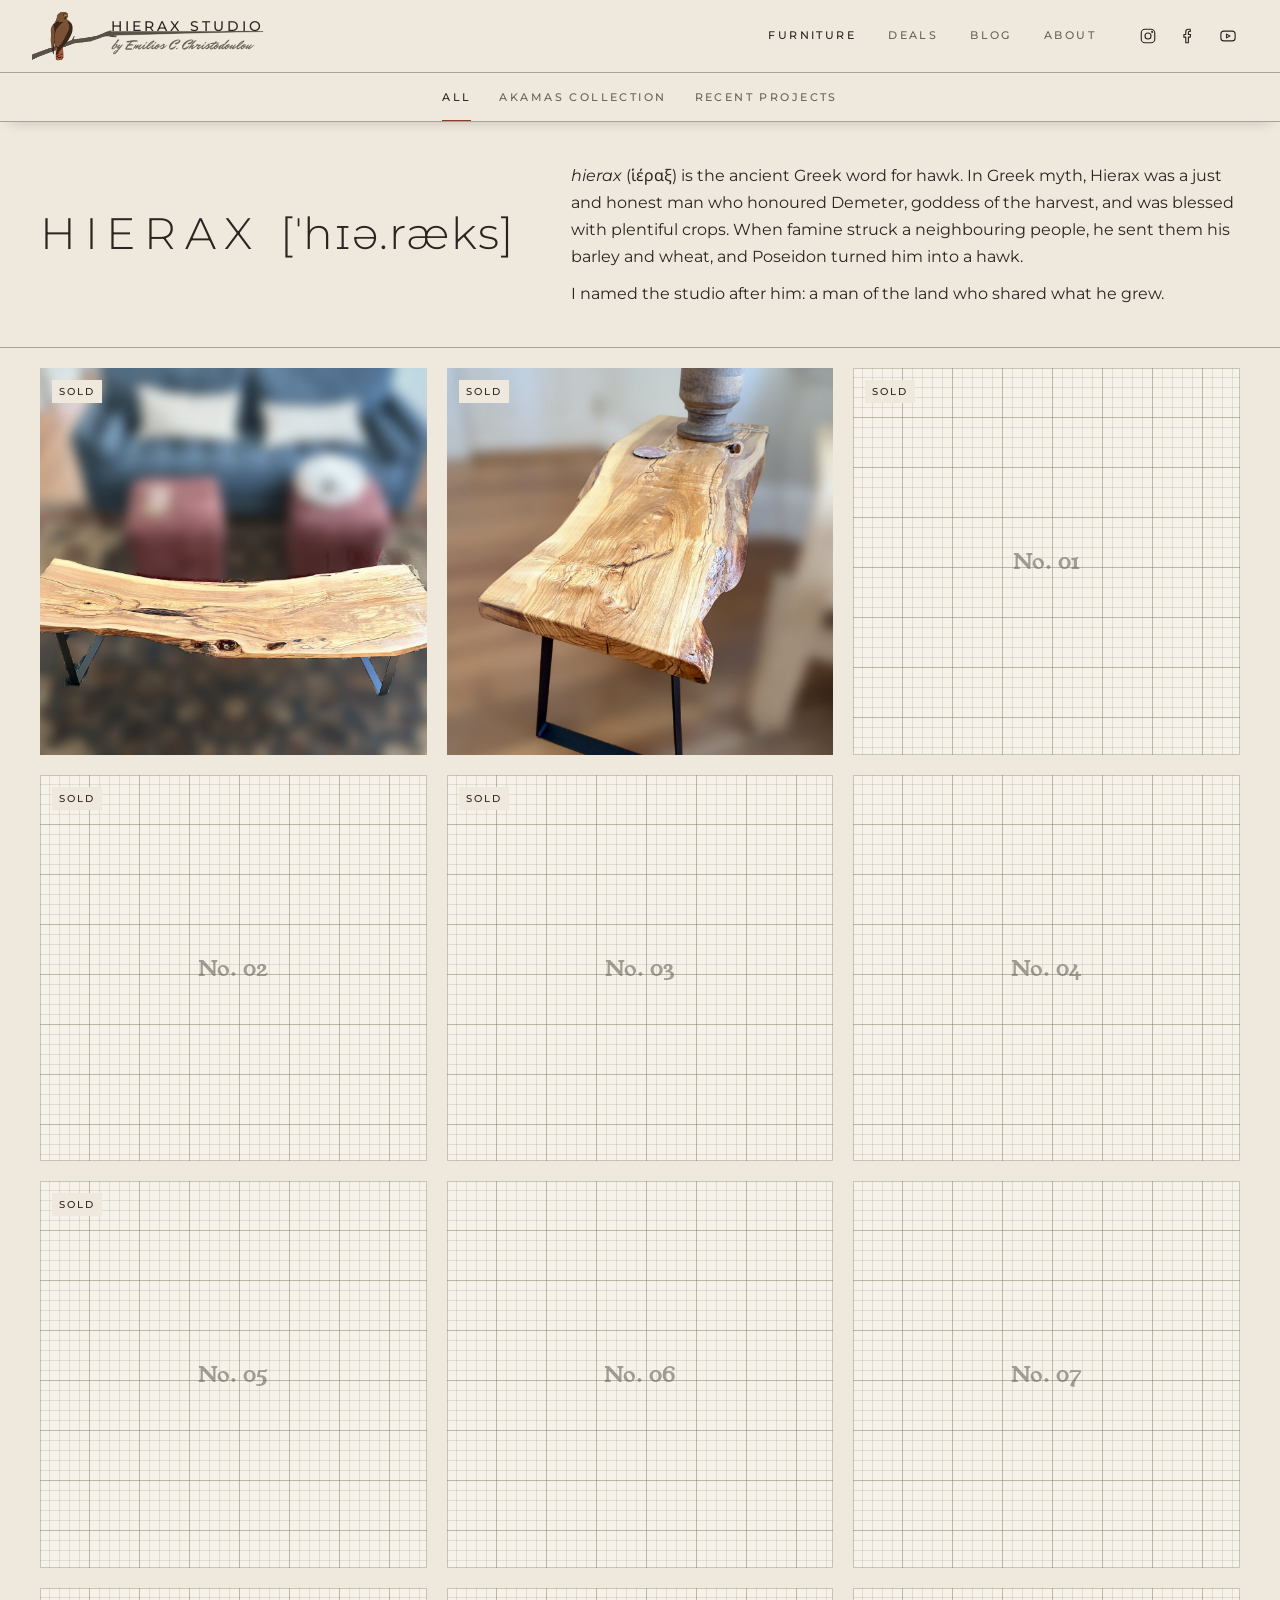
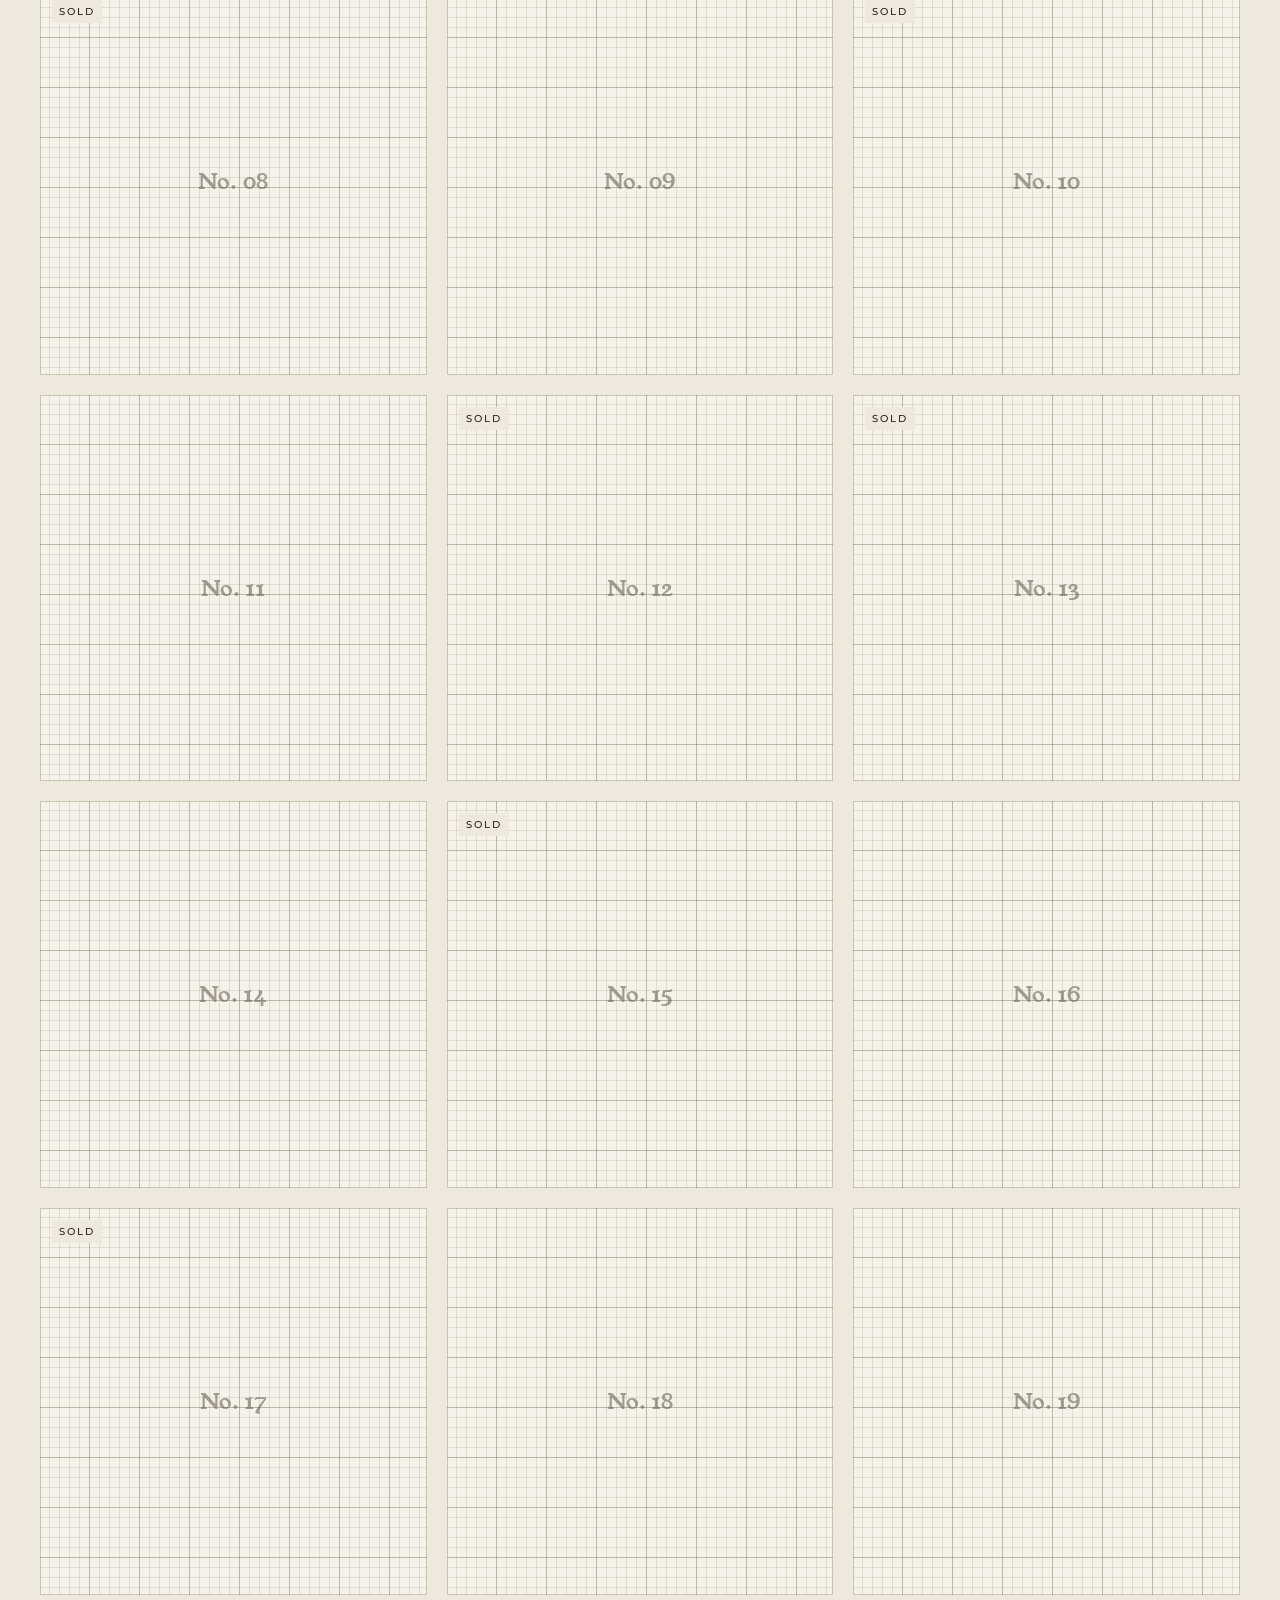
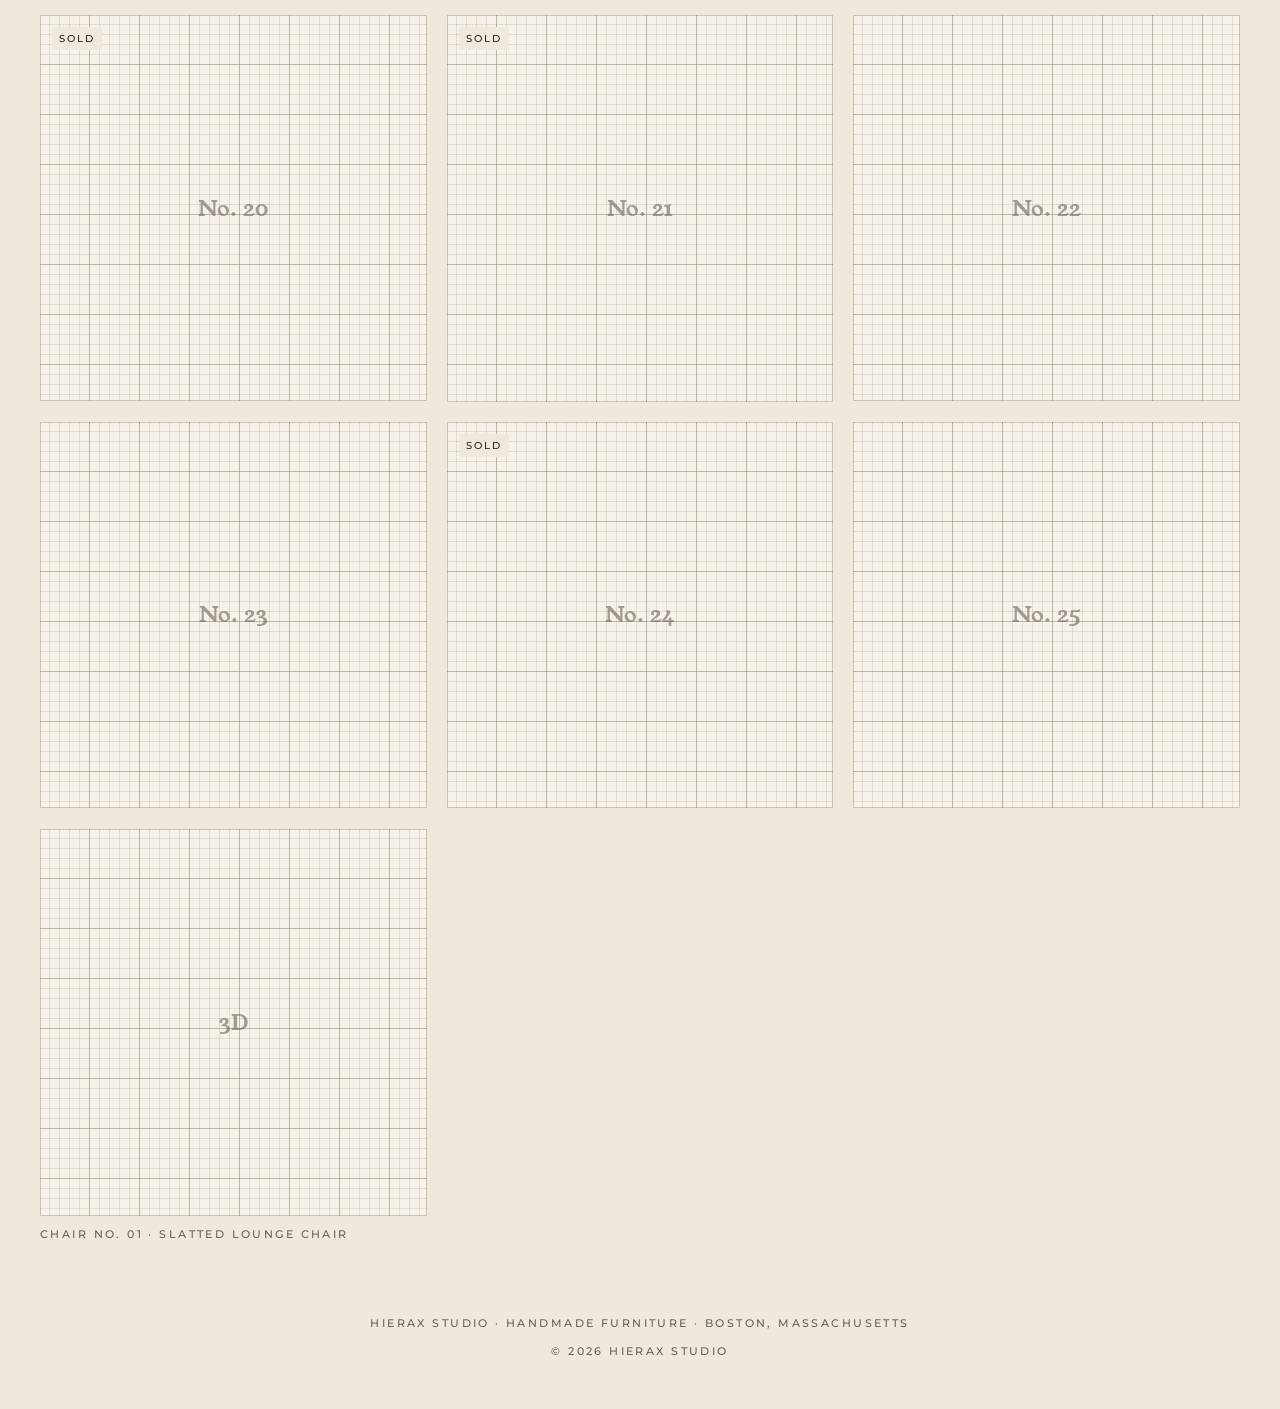
<file: index.html>
<!doctype html>
<html lang="en">
<head>
<meta charset="utf-8">
<meta name="viewport" content="width=device-width, initial-scale=1">
<meta name="color-scheme" content="light">
<title>Hierax Studio · Handmade Furniture, Boston</title>
<meta name="description" content="Handmade solid hardwood furniture from Boston, Massachusetts.">
<link rel="icon" type="image/png" href="assets/logo/hawk-mark.png">
<link rel="preconnect" href="https://fonts.googleapis.com">
<link rel="preconnect" href="https://fonts.gstatic.com" crossorigin>
<link href="https://fonts.googleapis.com/css2?family=Young+Serif&family=Montserrat:wght@300;400;500;600&family=Mr+Dafoe&display=swap" rel="stylesheet">
<link href="https://fonts.googleapis.com/css2?family=Noto+Sans:wght@400&text=%E1%BC%B1%CE%AD%CF%81%CE%B1%CE%BE&display=swap" rel="stylesheet">   <!-- only the Greek letters of ἱέραξ, which Montserrat lacks -->
<link rel="stylesheet" href="site.css?v=2026-10-27.2">
<link rel="stylesheet" href="catalogue.css?v=2026-10-27.2">
<style>
  /* =========================================================
     Section: sketchbook (one card, opens the unlisted 3D viewer)
     ========================================================= */
  .sketch { padding: 12px 12px 0; }
  .sketch__grid { display: grid; grid-template-columns: repeat(3, 1fr); gap: 12px; }
  .sketch__card { display: block; }
  .sketch__card .tile { display: block; transition: box-shadow .2s ease; }
  .sketch__card:hover .tile { box-shadow: inset 0 0 0 1px var(--accent); }
  .sketch__label { display: block; margin-top: 10px; color: var(--text-2); transition: color .2s ease; }
  .sketch__card:hover .sketch__label { color: var(--text); }
  @media (min-width: 760px) { .sketch { padding: 20px var(--gutter) 0; } .sketch__grid { gap: 20px; } }
</style>
</head>
<body data-page="catalogue">

<!-- ===================== header (same on every page) ===================== -->
<header class="site-header">
  <div class="site-header__bar">
    <a class="wordmark" href="index.html" aria-label="Hierax Studio, by Emilios C. Christodoulou">
      <!-- The logo with the name sitting straight on the branch and the signature below it (live text, so the name can be swapped) -->
      <svg class="wordmark__lockup" viewBox="0 140 3560 760" aria-hidden="true">
        <!-- the branch, extended under the name like an underline (drawn beneath the original logo) -->
        <path class="wordmark__branch" d="M1100 474 C1120 466 1130 461 1140 458 C1200 454 1260 452 1320 452 C1900 452 2400 451 2900 450 C3200 449 3420 449 3518 452 C3420 456 3200 460 2900 465 C2400 475 1900 489 1320 506 C1240 510 1170 516 1100 525 Z"/>
        <image href="images/hierax-logo-transparent.png" width="1600" height="1001"/>
        <text class="wordmark__name" x="1200" y="445" data-studio-name>Hierax Studio</text>
        <text class="wordmark__sig" x="1220" y="720">by Emilios C. Christodoulou</text>
      </svg>
    </a>
    <div class="site-header__right">
      <nav class="site-header__nav caps" aria-label="Main">
        <div class="nav-item">
          <a href="index.html" aria-current="page">Furniture</a>
          <div class="nav-sub"><a href="akamas.html">Akamas Collection</a><a href="recent-projects.html">Recent Projects</a></div>
        </div>
        <a href="#">Deals</a>
        <a href="#">Blog</a>
        <a href="about.html">About</a>
      </nav>
      <ul class="social" data-social-list></ul>
    </div>
    <button class="menu-btn" id="menu-btn" type="button" aria-label="Open menu" aria-expanded="false" aria-controls="drawer">
      <svg viewBox="0 0 20 20" aria-hidden="true"><path d="M2 7 H18 M2 13 H18"/></svg>
    </button>
  </div>
  <div class="drawer" id="drawer">
    <nav class="site-header__nav caps" aria-label="Menu">
      <a href="index.html" aria-current="page">Furniture</a>
      <a class="nav-sub-link" href="akamas.html">Akamas Collection</a>
      <a class="nav-sub-link" href="recent-projects.html">Recent Projects</a>
      <a href="#">Deals</a>
      <a href="#">Blog</a>
      <a href="about.html">About</a>
    </nav>
    <ul class="social" data-social-list></ul>
  </div>
</header>

<main>
  <h1 class="sr-only"><span data-studio-name>Hierax Studio</span> furniture catalogue</h1>

  <!-- ===================== categories (same on every page) ===================== -->
  <nav class="categories" aria-label="Filter by collection">
    <ul class="categories__list caps" id="categories"></ul>
  </nav>

  <!-- ===================== name ===================== -->
  <section class="name-def" aria-label="The name Hierax">
    <p class="name-def__term" lang="en">Hierax <span>[ˈhɪə.ræks]</span></p>
    <div class="name-def__body">
      <p><em>hierax</em> (<span lang="grc">ἱέραξ</span>) is the ancient Greek word for hawk. In Greek myth, Hierax was a just and honest man who honoured Demeter, goddess of the harvest, and was blessed with plentiful crops. When famine struck a neighbouring people, he sent them his barley and wheat, and Poseidon turned him into a hawk.</p>
      <p>I named the studio after him: a man of the land who shared what he grew.</p>
    </div>
  </section>

  <!-- ===================== grid ===================== -->
  <section class="catalogue" aria-label="Catalogue">
    <ul class="catalogue__grid" id="grid"></ul>
    <p class="catalogue__empty caps" id="empty" hidden>Nothing here yet</p>
    <div class="catalogue__sentinel" id="sentinel" aria-hidden="true"></div>
  </section>

  <!-- ===================== sketchbook (unlisted: not in the nav) ===================== -->
  <section class="sketch" aria-label="From the sketchbook">
    <div class="sketch__grid">
      <a class="sketch__card" href="hierax/chair-01.html">
        <span class="tile"><span class="tile__num" aria-hidden="true">3D</span></span>
        <span class="sketch__label caps">Chair No. 01 · Slatted Lounge Chair</span>
      </a>
    </div>
  </section>
</main>

<!-- ===================== footer (same on every page) ===================== -->
<footer class="site-footer caps">
  <p><span data-studio-name>Hierax Studio</span> · Handmade furniture · Boston, Massachusetts</p>
  <p>© <span data-year>2026</span> <span data-studio-name>Hierax Studio</span></p>
</footer>

<script src="site.js?v=2026-10-27.2"></script>
<script src="catalogue.js?v=2026-10-27.2"></script>
<script>
  // All pieces; the category bar switches the collection in place.
  HIERAX.onFilter = startCatalogue(HIERAX.collection);
</script>
</body>
</html>
</file>
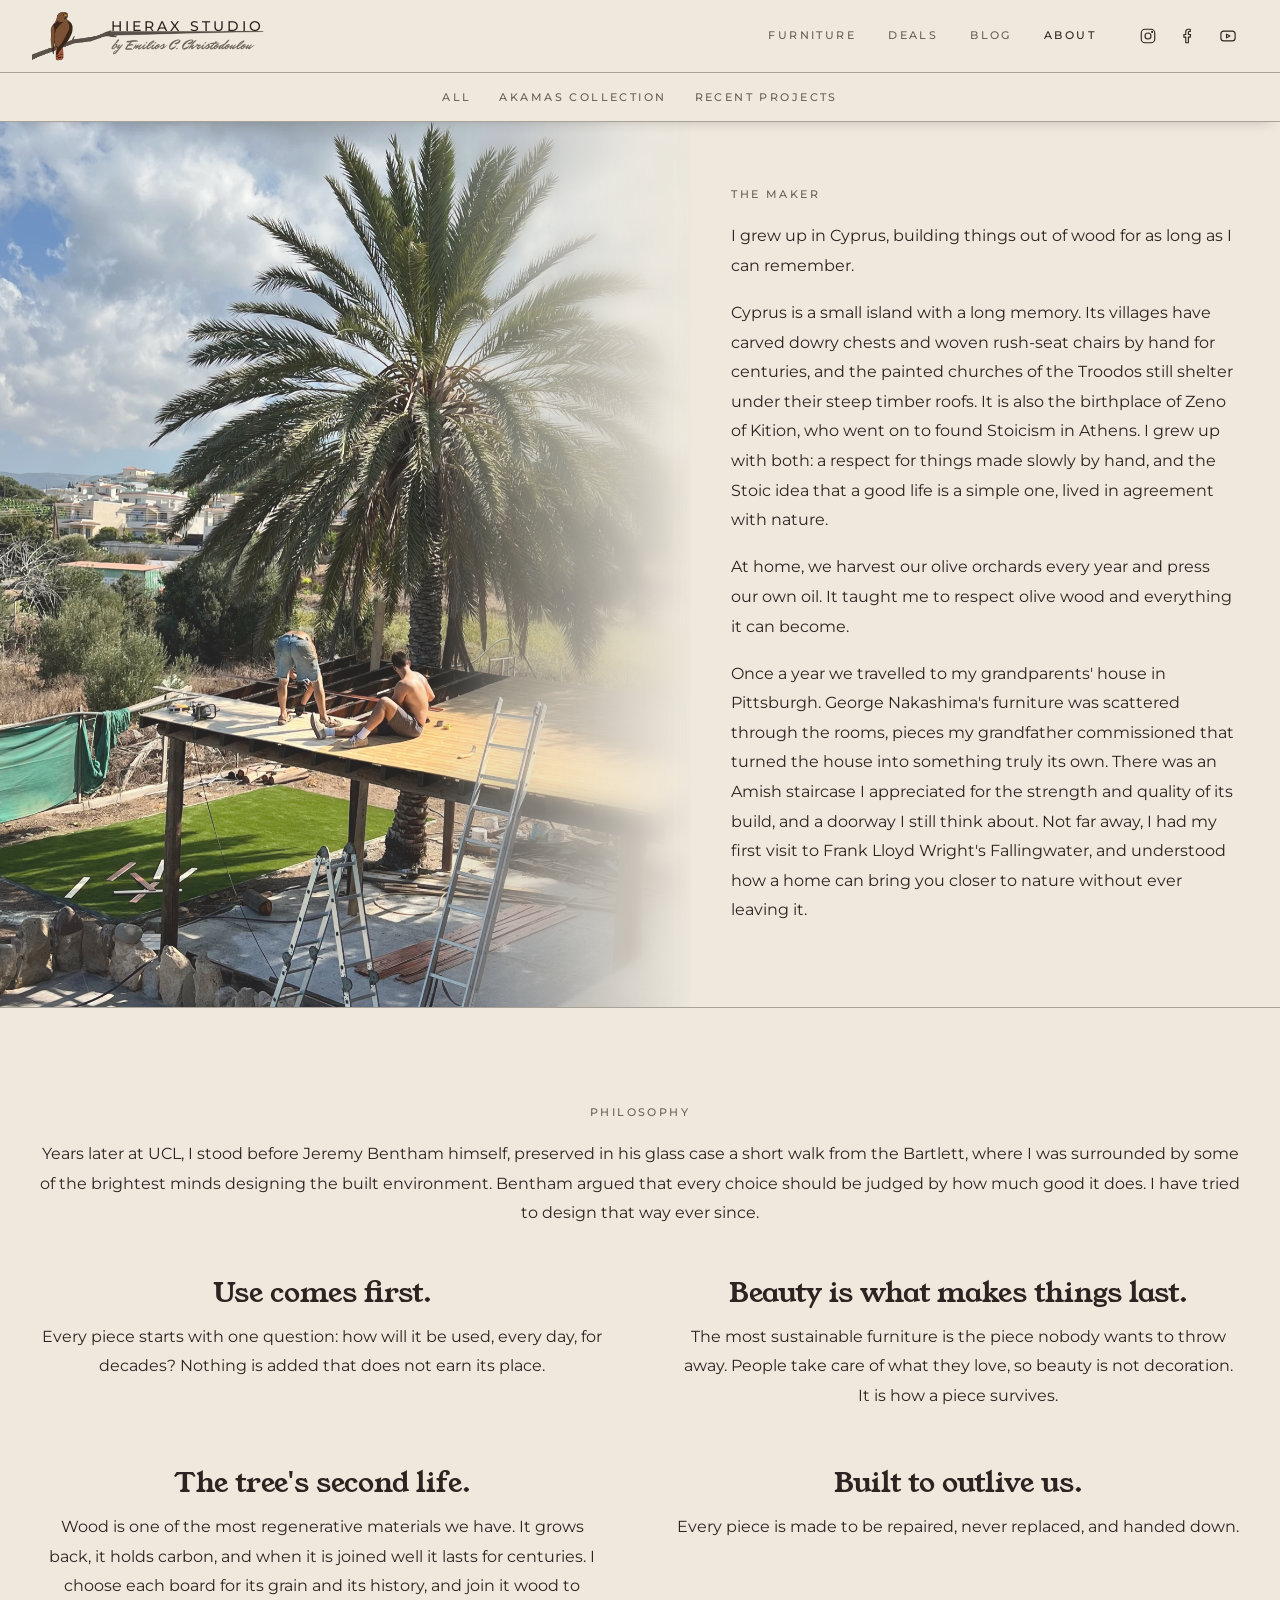
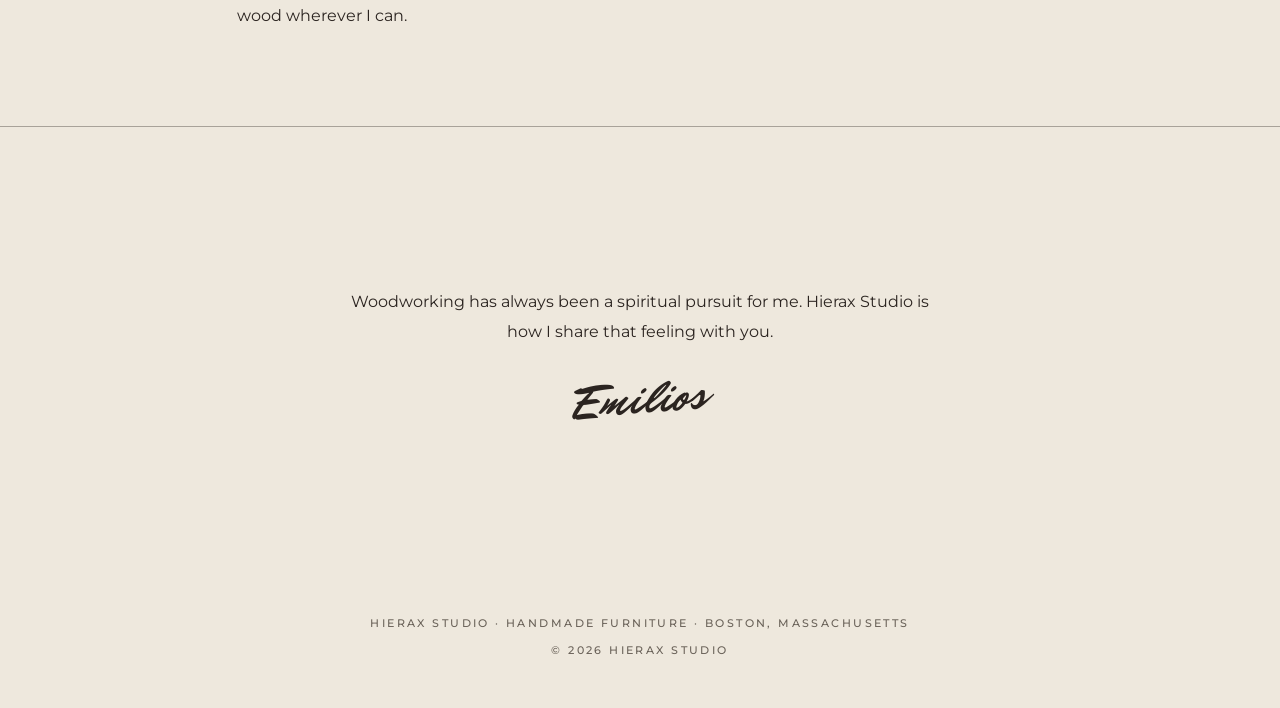
<file: about.html>
<!doctype html>
<html lang="en">
<head>
<meta charset="utf-8">
<meta name="viewport" content="width=device-width, initial-scale=1">
<meta name="color-scheme" content="light">
<title>About · Hierax Studio</title>
<meta name="description" content="About the maker behind Hierax Studio, handmade furniture in Boston, Massachusetts.">
<link rel="icon" type="image/png" href="assets/logo/hawk-mark.png">
<link rel="preconnect" href="https://fonts.googleapis.com">
<link rel="preconnect" href="https://fonts.gstatic.com" crossorigin>
<link href="https://fonts.googleapis.com/css2?family=Young+Serif&family=Montserrat:wght@400;500;600&family=Mr+Dafoe&display=swap" rel="stylesheet">
<link rel="stylesheet" href="site.css?v=2026-10-27.2">
<style>
  /* =========================================================
     Section: about (photo with the maker's story)
     Phones and small tablets: photo first, text below.
     Wider screens: photo on the left, text on the right.
     The photo shows the deck build under the palm, slightly transparent.
     ========================================================= */
  .about__media img {
    display: block; width: 100%;
    height: calc(100svh - var(--bar) - var(--catbar));
    min-height: 420px;
    object-fit: cover;
    object-position: 52% 60%;        /* keep the deck and the palm in view */
    opacity: .85;                    /* slightly transparent */
  }
  .about__text { padding: 48px var(--gutter) 24px; }
  .about__label { margin: 0 0 18px; color: var(--text-2); }
  .about__bio p, .philosophy__intro, .principle p, .closing p {
    max-width: 38em; font-weight: 400; font-size: 16px; line-height: 1.85; margin: 0 0 1.1em;
  }

  /* ---------- Section: philosophy (intro, then four principles: 2 x 2 on desktop) ---------- */
  .philosophy, .closing { border-top: 1px solid var(--line); }   /* Troodos Stone hairlines between sections */
  .philosophy { padding: 64px var(--gutter); text-align: center; }   /* the whole section is centred */
  .philosophy .philosophy__intro { max-width: none; margin: 0 auto 48px; }   /* the intro spans the full page width */
  .principles { display: grid; gap: 40px; }
  .principle h3 { font-family: var(--serif); font-weight: 400; font-size: clamp(22px, 2.4vw, 28px); line-height: 1.2; margin: 0 0 12px; }
  .principle p { margin: 0 auto; }
  @media (min-width: 900px) {
    .philosophy { padding: 96px var(--gutter); }
    .principles { grid-template-columns: 1fr 1fr; gap: 56px 72px; max-width: 80em; margin: 0 auto; }
  }

  /* ---------- Section: closing (centred, signed) ---------- */
  .closing { text-align: center; padding: 120px var(--gutter) 96px; }
  .closing p { margin: 0 auto 28px; }
  .closing .closing__sig { display: inline-block; max-width: none; margin: 0; font-family: var(--script); font-size: 48px; line-height: 1; transform: rotate(-4deg); }
  @media (min-width: 900px) { .closing { padding: 160px var(--gutter) 120px; } }

  @media (min-width: 900px) {
    .about {
      display: grid; grid-template-columns: 1fr minmax(0, 46%);
      min-height: calc(100svh - var(--bar) - var(--catbar));
    }
    .about__media { position: relative; }
    .about__media img {
      position: absolute; inset: 0; height: 100%; min-height: 0;
      /* the right edge of the photo fades into the text column */
      -webkit-mask-image: linear-gradient(270deg, transparent 0%, #000 38%);
              mask-image: linear-gradient(270deg, transparent 0%, #000 38%);
    }
    .about__media::after {           /* and softens (blurs) as it fades */
      content: ""; position: absolute; inset: 0 0 0 auto; width: 40%;
      -webkit-backdrop-filter: blur(10px); backdrop-filter: blur(10px);
      -webkit-mask-image: linear-gradient(270deg, #000 0%, transparent 100%);
              mask-image: linear-gradient(270deg, #000 0%, transparent 100%);
      pointer-events: none;
    }
    .about__text { align-self: center; padding: 64px var(--gutter); }
  }
</style>
</head>
<body>

<!-- ===================== header (same on every page) ===================== -->
<header class="site-header">
  <div class="site-header__bar">
    <a class="wordmark" href="index.html" aria-label="Hierax Studio, by Emilios C. Christodoulou">
      <!-- The logo with the name sitting straight on the branch and the signature below it (live text, so the name can be swapped) -->
      <svg class="wordmark__lockup" viewBox="0 140 3560 760" aria-hidden="true">
        <!-- the branch, extended under the name like an underline (drawn beneath the original logo) -->
        <path class="wordmark__branch" d="M1100 474 C1120 466 1130 461 1140 458 C1200 454 1260 452 1320 452 C1900 452 2400 451 2900 450 C3200 449 3420 449 3518 452 C3420 456 3200 460 2900 465 C2400 475 1900 489 1320 506 C1240 510 1170 516 1100 525 Z"/>
        <image href="images/hierax-logo-transparent.png" width="1600" height="1001"/>
        <text class="wordmark__name" x="1200" y="445" data-studio-name>Hierax Studio</text>
        <text class="wordmark__sig" x="1220" y="720">by Emilios C. Christodoulou</text>
      </svg>
    </a>
    <div class="site-header__right">
      <nav class="site-header__nav caps" aria-label="Main">
        <div class="nav-item">
          <a href="index.html">Furniture</a>
          <div class="nav-sub"><a href="akamas.html">Akamas Collection</a><a href="recent-projects.html">Recent Projects</a></div>
        </div>
        <a href="#">Deals</a>
        <a href="#">Blog</a>
        <a href="about.html" aria-current="page">About</a>
      </nav>
      <ul class="social" data-social-list></ul>
    </div>
    <button class="menu-btn" id="menu-btn" type="button" aria-label="Open menu" aria-expanded="false" aria-controls="drawer">
      <svg viewBox="0 0 20 20" aria-hidden="true"><path d="M2 7 H18 M2 13 H18"/></svg>
    </button>
  </div>
  <div class="drawer" id="drawer">
    <nav class="site-header__nav caps" aria-label="Menu">
      <a href="index.html">Furniture</a>
      <a class="nav-sub-link" href="akamas.html">Akamas Collection</a>
      <a class="nav-sub-link" href="recent-projects.html">Recent Projects</a>
      <a href="#">Deals</a>
      <a href="#">Blog</a>
      <a href="about.html" aria-current="page">About</a>
    </nav>
    <ul class="social" data-social-list></ul>
  </div>
</header>

<main>
  <!-- ===================== categories (same on every page) ===================== -->
  <nav class="categories" aria-label="Browse collections">
    <ul class="categories__list caps" id="categories"></ul>
  </nav>

  <h1 class="sr-only">About <span data-studio-name>Hierax Studio</span></h1>

  <!-- ===================== the maker ===================== -->
  <section class="about" aria-labelledby="maker-title">
    <div class="about__media">
      <img src="images/hierax-about-build.jpg" alt="Two people laying pine boards on a timber deck beneath a tall date palm, with hills and white houses in the distance">
    </div>
    <div class="about__text">
      <h2 class="about__label caps" id="maker-title">The maker</h2>
      <div class="about__bio">
        <p>I grew up in Cyprus, building things out of wood for as long as I can remember.</p>
        <p>Cyprus is a small island with a long memory. Its villages have carved dowry chests and woven rush-seat chairs by hand for centuries, and the painted churches of the Troodos still shelter under their steep timber roofs. It is also the birthplace of Zeno of Kition, who went on to found Stoicism in Athens. I grew up with both: a respect for things made slowly by hand, and the Stoic idea that a good life is a simple one, lived in agreement with nature.</p>
        <p>At home, we harvest our olive orchards every year and press our own oil. It taught me to respect olive wood and everything it can become.</p>
        <p>Once a year we travelled to my grandparents' house in Pittsburgh. George Nakashima's furniture was scattered through the rooms, pieces my grandfather commissioned that turned the house into something truly its own. There was an Amish staircase I appreciated for the strength and quality of its build, and a doorway I still think about. Not far away, I had my first visit to Frank Lloyd Wright's Fallingwater, and understood how a home can bring you closer to nature without ever leaving it.</p>
      </div>
    </div>
  </section>

  <!-- ===================== philosophy ===================== -->
  <section class="philosophy" aria-labelledby="philosophy-title">
    <h2 class="about__label caps" id="philosophy-title">Philosophy</h2>
    <p class="philosophy__intro">Years later at UCL, I stood before Jeremy Bentham himself, preserved in his glass case a short walk from the Bartlett, where I was surrounded by some of the brightest minds designing the built environment. Bentham argued that every choice should be judged by how much good it does. I have tried to design that way ever since.</p>
    <div class="principles">
      <div class="principle">
        <h3>Use comes first.</h3>
        <p>Every piece starts with one question: how will it be used, every day, for decades? Nothing is added that does not earn its place.</p>
      </div>
      <div class="principle">
        <h3>Beauty is what makes things last.</h3>
        <p>The most sustainable furniture is the piece nobody wants to throw away. People take care of what they love, so beauty is not decoration. It is how a piece survives.</p>
      </div>
      <div class="principle">
        <h3>The tree's second life.</h3>
        <p>Wood is one of the most regenerative materials we have. It grows back, it holds carbon, and when it is joined well it lasts for centuries. I choose each board for its grain and its history, and join it wood to wood wherever I can.</p>
      </div>
      <div class="principle">
        <h3>Built to outlive us.</h3>
        <p>Every piece is made to be repaired, never replaced, and handed down.</p>
      </div>
    </div>
  </section>

  <!-- ===================== closing ===================== -->
  <section class="closing" aria-label="Closing">
    <p>Woodworking has always been a spiritual pursuit for me. <span data-studio-name>Hierax Studio</span> is how I share that feeling with you.</p>
    <p class="closing__sig" aria-label="Signed, Emilios">Emilios</p>
  </section>
</main>

<!-- ===================== footer (same on every page) ===================== -->
<footer class="site-footer caps">
  <p><span data-studio-name>Hierax Studio</span> · Handmade furniture · Boston, Massachusetts</p>
  <p>© <span data-year>2026</span> <span data-studio-name>Hierax Studio</span></p>
</footer>

<script src="site.js?v=2026-10-27.2"></script>
</body>
</html>
</file>
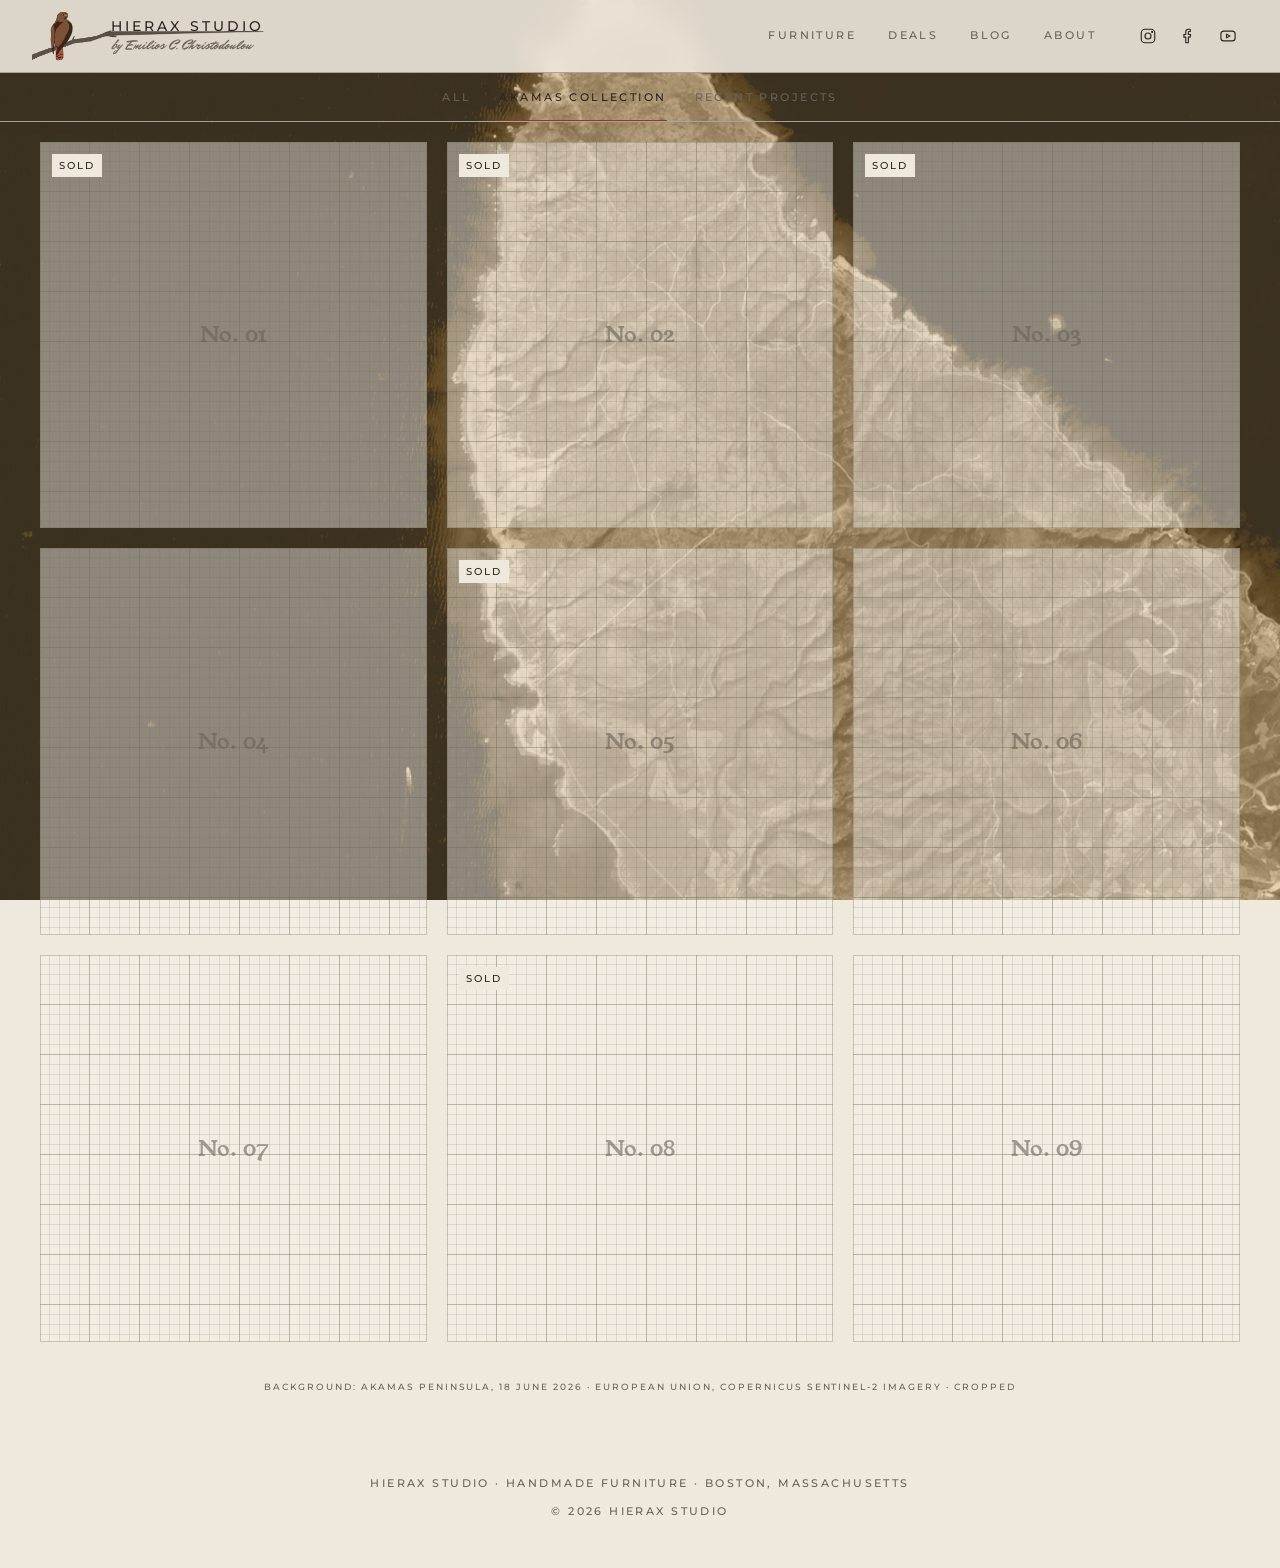
<file: akamas.html>
<!doctype html>
<html lang="en">
<head>
<meta charset="utf-8">
<meta name="viewport" content="width=device-width, initial-scale=1">
<meta name="color-scheme" content="light">
<title>Akamas Collection · Hierax Studio</title>
<meta name="description" content="The Akamas Collection from Hierax Studio, handmade furniture in Boston, Massachusetts.">
<link rel="icon" type="image/png" href="assets/logo/hawk-mark.png">
<link rel="preconnect" href="https://fonts.googleapis.com">
<link rel="preconnect" href="https://fonts.gstatic.com" crossorigin>
<link href="https://fonts.googleapis.com/css2?family=Young+Serif&family=Montserrat:wght@400;500;600&family=Mr+Dafoe&display=swap" rel="stylesheet">
<link rel="stylesheet" href="site.css?v=2026-10-27.2">
<link rel="stylesheet" href="catalogue.css?v=2026-10-27.2">
<style>
  /* =========================================================
     Section: background photo (Akamas Peninsula from space, faint, fixed behind the collection)
     ========================================================= */
  .akamas-bg { position: fixed; inset: 0; z-index: -1; pointer-events: none; isolation: isolate; opacity: .85; }
  .akamas-bg img { width: 100%; height: 100%; object-fit: cover; object-position: 40% 30%; filter: contrast(.9); }
  .akamas-bg::after {              /* recolours the photo in White Oak, so it takes the site's warm tones */
    content: ""; position: absolute; inset: 0;
    background: var(--white-oak); mix-blend-mode: color;
  }

  /* Placeholders let the photo show faintly through */
  /* see-through graph paper on this page, so the photo shows through the tiles */
  :root { --paper: rgba(246, 242, 234, .45); }
  .collection-note { text-align: center; padding: 28px var(--gutter) 0; color: var(--text-2); font-size: 9px; }

</style>
</head>
<body data-collection="Akamas Collection">

<!-- ===================== background photo ===================== -->
<div class="akamas-bg" aria-hidden="true"><img src="images/akamas-satellite.jpg" alt=""></div>

<!-- ===================== header (same on every page) ===================== -->
<header class="site-header">
  <div class="site-header__bar">
    <a class="wordmark" href="index.html" aria-label="Hierax Studio, by Emilios C. Christodoulou">
      <!-- The logo with the name sitting straight on the branch and the signature below it (live text, so the name can be swapped) -->
      <svg class="wordmark__lockup" viewBox="0 140 3560 760" aria-hidden="true">
        <!-- the branch, extended under the name like an underline (drawn beneath the original logo) -->
        <path class="wordmark__branch" d="M1100 474 C1120 466 1130 461 1140 458 C1200 454 1260 452 1320 452 C1900 452 2400 451 2900 450 C3200 449 3420 449 3518 452 C3420 456 3200 460 2900 465 C2400 475 1900 489 1320 506 C1240 510 1170 516 1100 525 Z"/>
        <image href="images/hierax-logo-transparent.png" width="1600" height="1001"/>
        <text class="wordmark__name" x="1200" y="445" data-studio-name>Hierax Studio</text>
        <text class="wordmark__sig" x="1220" y="720">by Emilios C. Christodoulou</text>
      </svg>
    </a>
    <div class="site-header__right">
      <nav class="site-header__nav caps" aria-label="Main">
        <div class="nav-item">
          <a href="index.html">Furniture</a>
          <div class="nav-sub"><a href="akamas.html" aria-current="page">Akamas Collection</a><a href="recent-projects.html">Recent Projects</a></div>
        </div>
        <a href="#">Deals</a>
        <a href="#">Blog</a>
        <a href="about.html">About</a>
      </nav>
      <ul class="social" data-social-list></ul>
    </div>
    <button class="menu-btn" id="menu-btn" type="button" aria-label="Open menu" aria-expanded="false" aria-controls="drawer">
      <svg viewBox="0 0 20 20" aria-hidden="true"><path d="M2 7 H18 M2 13 H18"/></svg>
    </button>
  </div>
  <div class="drawer" id="drawer">
    <nav class="site-header__nav caps" aria-label="Menu">
      <a href="index.html">Furniture</a>
      <a class="nav-sub-link" href="akamas.html" aria-current="page">Akamas Collection</a>
      <a class="nav-sub-link" href="recent-projects.html">Recent Projects</a>
      <a href="#">Deals</a>
      <a href="#">Blog</a>
      <a href="about.html">About</a>
    </nav>
    <ul class="social" data-social-list></ul>
  </div>
</header>

<main>
  <!-- ===================== categories (same on every page) ===================== -->
  <nav class="categories" aria-label="Browse collections">
    <ul class="categories__list caps" id="categories"></ul>
  </nav>


  <h1 class="sr-only">Akamas Collection</h1>

  <!-- ===================== grid ===================== -->
  <section class="catalogue" aria-label="Akamas Collection pieces">
    <ul class="catalogue__grid" id="grid"></ul>
    <p class="catalogue__empty caps" id="empty" hidden>Nothing here yet</p>
    <div class="catalogue__sentinel" id="sentinel" aria-hidden="true"></div>
  </section>
  <p class="collection-note caps">Background: Akamas Peninsula, 18 June 2026 · <a href="https://commons.wikimedia.org/wiki/File:The_clear_coastal_waters_of_the_Akamas_Peninsula,_Cyprus_(Copernicus_2026-06-18).webp">European Union, Copernicus Sentinel-2 imagery</a> · cropped</p>
</main>

<!-- ===================== footer (same on every page) ===================== -->
<footer class="site-footer caps">
  <p><span data-studio-name>Hierax Studio</span> · Handmade furniture · Boston, Massachusetts</p>
  <p>© <span data-year>2026</span> <span data-studio-name>Hierax Studio</span></p>
</footer>

<script src="site.js?v=2026-10-27.2"></script>
<script src="catalogue.js?v=2026-10-27.2"></script>
<script>
  // This page shows one collection only.
  const COLLECTION = 'Akamas Collection';
  startCatalogue(COLLECTION);
</script>
</body>
</html>
</file>
<file: site.css>
/* =========================================================
   Hierax Studio · shared styles for every page
   Tokens, base, header (top bar), categories, footer.
   Page-only styles stay inline in each page.
   ========================================================= */

/* ---------- Tokens (from CLAUDE.md) ---------- */
:root {
  --limewash: #EEE8DD;
  --walnut-ink: #2B2420;
  --white-oak: #C9B08A;
  --olive-leaf: #6E7151;
  --troodos-stone: #A8A299;
  --hawk-rufous: #8E3B22;

  --bg: var(--limewash);
  --bg-rgb: 238, 232, 221;      /* the background as RGB, for see-through fades */
  --text: var(--walnut-ink);
  --text-2: #6A6259;            /* Troodos Stone, darkened so small text stays readable */
  --line: var(--troodos-stone);
  --accent: var(--hawk-rufous);
  --overlay: rgba(43, 36, 32, .78);
  --on-overlay: var(--limewash);
  --header-bg: rgba(238, 232, 221, .9);

  --serif: "Young Serif", Georgia, serif;
  --sans: "Montserrat", system-ui, sans-serif;
  --script: "Mr Dafoe", cursive;

  --gutter: 16px;
  --bar: 64px;
  --catbar: 47px;
  color-scheme: light;   /* always the light version, on every device (no dark mode) */
}
@media (min-width: 760px) { :root { --gutter: 40px; --bar: 72px; } }

/* ---------- Base ---------- */
*, *::before, *::after { box-sizing: border-box; }
html { -webkit-text-size-adjust: 100%; }
body {
  margin: 0;
  background: var(--bg);
  color: var(--text);
  font: 500 16px/1.6 var(--sans);
  -webkit-font-smoothing: antialiased;
}
a { color: inherit; text-decoration: none; }
ul { list-style: none; margin: 0; padding: 0; }
button { font: inherit; color: inherit; }
:focus-visible { outline: 2px solid var(--accent); outline-offset: 3px; }
.caps { font-family: var(--sans); font-weight: 500; font-size: 11px; letter-spacing: .22em; text-transform: uppercase; }
.sr-only { position: absolute; width: 1px; height: 1px; overflow: hidden; clip: rect(0 0 0 0); white-space: nowrap; }

/* ---------- Section: header (top bar) ---------- */
.site-header {
  position: sticky; top: 0; z-index: 30;
  background: var(--header-bg);
  backdrop-filter: blur(10px); -webkit-backdrop-filter: blur(10px);
  border-bottom: 1px solid var(--line);
}
.site-header__bar {
  height: var(--bar); padding: 0 var(--gutter) 0 calc(var(--gutter) - 8px);
  display: flex; align-items: center; justify-content: space-between; gap: 24px;
}
.wordmark { display: block; flex: none; }
/* Logo, name and signature as one drawing: 66px tall (54px on very narrow phones) */
/* Logo block: 50px tall on every screen (the name is then about 13px) */
.wordmark__lockup { display: block; height: 50px; width: 234px; overflow: visible; }
.wordmark__name { font-family: var(--sans); font-weight: 500; font-size: 214px; letter-spacing: .22em; text-transform: uppercase; fill: var(--text); }   /* same face and style as the nav links; sizes are in drawing units: 214 = about 19px, so the name spans the branch */
.wordmark__sig { font-family: var(--script); font-size: 210px; fill: var(--text-2); }
.wordmark__branch { fill: #5A5149; stroke: #170B04; stroke-width: 4; stroke-linejoin: round; }   /* colours sampled from the logo */
.site-header__right { display: none; align-items: center; gap: 40px; }
.site-header__nav { display: flex; gap: 32px; }
.site-header__nav a { color: var(--text-2); transition: color .2s ease; }
.site-header__nav a:hover, .site-header__nav a[aria-current="page"] { color: var(--text); }
.social { display: flex; gap: 16px; }
.social a { display: grid; place-items: center; width: 24px; height: 24px; color: var(--text); transition: color .2s ease; }
.social a:hover { color: var(--accent); }
.social svg { width: 18px; height: 18px; fill: none; stroke: currentColor; stroke-width: 1.5; stroke-linecap: round; stroke-linejoin: round; }
.menu-btn { width: 40px; height: 40px; margin-right: -8px; display: grid; place-items: center; background: none; border: 0; cursor: pointer; }
.menu-btn svg { width: 20px; height: 20px; fill: none; stroke: currentColor; stroke-width: 1.4; }
.drawer { display: none; padding: 8px var(--gutter) 24px; border-top: 1px solid var(--line); }
.drawer.is-open { display: block; }
.drawer .site-header__nav { flex-direction: column; gap: 0; }
.drawer .site-header__nav a { padding: 14px 0; border-bottom: 1px solid var(--line); color: var(--text); }
.drawer .social { margin-top: 20px; gap: 20px; }
@media (min-width: 860px) {   /* full nav when it fits beside the logo */
  .site-header__right { display: flex; }
  .menu-btn, .drawer, .drawer.is-open { display: none; }
}

/* ---------- Section: categories (filter bar) ---------- */
.categories {
  position: relative; z-index: 2;
  border-bottom: 1px solid var(--line);
  box-shadow: 0 8px 14px -10px rgba(43, 36, 32, .28);   /* light shadow under the bar */
  overflow-x: auto; scrollbar-width: none; -webkit-overflow-scrolling: touch;
}
.categories::-webkit-scrollbar { display: none; }
.categories__list { display: flex; gap: 28px; width: max-content; margin: 0 auto; padding: 0 var(--gutter); }
.categories__btn {
  background: none; border: 0; cursor: pointer;
  padding: 16px 0 13px;
  color: var(--text-2);
  border-bottom: 1px solid transparent;
  transition: color .2s ease, border-color .2s ease;
}
.categories__btn:hover { color: var(--text); }
.categories__btn[aria-pressed="true"] { color: var(--text); border-bottom-color: var(--accent); }

/* ---------- Section: footer ---------- */
.site-footer { text-align: center; padding: 72px var(--gutter) 48px; color: var(--text-2); }
.site-footer p { margin: 0; }
.site-footer p + p { margin-top: 10px; }

/* ---------- Section: name (the Hierax definition) ----------
   Full page width and compact: the word on the left, the text beside it on wider screens. */
.name-def { padding: 32px var(--gutter); border-bottom: 1px solid var(--line); }   /* --line is Troodos Stone */
.name-def__term {
  margin: 0 0 16px; white-space: nowrap;
  font-family: var(--sans); font-weight: 300; font-size: clamp(26px, 3.4vw, 44px); line-height: 1.1;
  letter-spacing: .2em; text-transform: uppercase;
}
.name-def__term span { letter-spacing: .04em; text-transform: none; }   /* the pronunciation keeps its own letters */
.name-def__body p { font-weight: 400; font-size: 15px; line-height: 1.7; margin: 0 0 .6em; }
.name-def__body p:last-child { margin-bottom: 0; }
.name-def [lang="grc"] { font-family: "Noto Sans", var(--sans); }   /* Montserrat has no Greek */
@media (min-width: 900px) {
  .name-def { display: grid; grid-template-columns: auto 1fr; gap: 56px; align-items: center; padding: 40px var(--gutter); }
  .name-def__term { margin: 0; }
  .name-def__body p { font-size: 16px; }
}

@media (prefers-reduced-motion: reduce) {
  * { transition-duration: 0s !important; }
}

/* ---------- Furniture dropdown (collections) ---------- */
.nav-item { position: relative; }
.nav-sub {
  position: absolute; top: 100%; left: -17px; padding-top: 18px;   /* the padding bridges the gap so hover is not lost */
  opacity: 0; visibility: hidden; transform: translateY(4px);
  transition: opacity .2s ease, transform .2s ease, visibility .2s;
}
.nav-sub a {
  display: block; white-space: nowrap;
  padding: 12px 16px; background: var(--bg); border: 1px solid var(--line);
}
.nav-sub a::before { content: "● "; color: var(--accent); font-size: 7px; vertical-align: 2px; }
.nav-sub a + a { border-top: 0; }   /* stacked collection links share one border */
.nav-item:hover .nav-sub, .nav-item:focus-within .nav-sub { opacity: 1; visibility: visible; transform: none; }
.drawer .site-header__nav a.nav-sub-link { padding-left: 18px; }
.drawer .site-header__nav a.nav-sub-link::before { content: "● "; color: var(--accent); font-size: 7px; vertical-align: 2px; }
</file>
<file: catalogue.css>
/* =========================================================
   Hierax Studio · catalogue grid styles
   Used by index.html and akamas.html.
   ========================================================= */
.catalogue { padding: 12px 12px 0; }   /* full page width, with space at the sides */
.catalogue__grid { display: grid; grid-template-columns: repeat(3, 1fr); gap: 12px; }
/* Placeholder until real photos exist: woodworker's graph paper,
   a fine grid with a heavier line every fifth square */
:root { --paper: #F6F2EA; --grid-minor: rgba(110, 113, 81, .16); --grid-major: rgba(110, 113, 81, .34); }
.tile {
  position: relative; aspect-ratio: 1; overflow: hidden;
  background-color: var(--paper);
  background-image:
    linear-gradient(var(--grid-major) 1px, transparent 1px),
    linear-gradient(90deg, var(--grid-major) 1px, transparent 1px),
    linear-gradient(var(--grid-minor) 1px, transparent 1px),
    linear-gradient(90deg, var(--grid-minor) 1px, transparent 1px);
  background-size: 50px 50px, 50px 50px, 10px 10px, 10px 10px;
  background-position: -1px -1px;
  box-shadow: inset 0 0 0 1px var(--grid-major);
}
.tile img { position: absolute; inset: 0; width: 100%; height: 100%; object-fit: cover; }
.tile__num {
  position: absolute; inset: 0; display: grid; place-items: center;
  font-family: var(--serif); font-size: clamp(13px, 2.4vw, 22px);
  color: var(--text-2); opacity: .6;
}
.tile__sold {
  position: absolute; top: 8px; left: 8px;
  font-size: 9px; letter-spacing: .2em; padding: 4px 7px 3px;
  background: var(--bg); color: var(--text);
}
.tile__info {
  position: absolute; inset: 0;
  display: none; flex-direction: column; align-items: center; justify-content: center; gap: 8px;
  padding: 16px; text-align: center;
  background: var(--overlay); color: var(--on-overlay);
  opacity: 0; transition: opacity .35s ease;
}
.tile__name { font-family: var(--serif); font-size: 22px; line-height: 1.2; }
.tile__meta { opacity: .8; }
@media (hover: hover) and (min-width: 760px) {
  .tile__info { display: flex; }
  .tile:hover .tile__info { opacity: 1; }
  .tile__sold { top: 12px; left: 12px; font-size: 10px; }
}
.catalogue__sentinel { height: 1px; }
.catalogue__empty { padding: 96px var(--gutter); text-align: center; color: var(--text-2); }
@media (min-width: 760px) { .catalogue { padding: 20px var(--gutter) 0; } .catalogue__grid { gap: 20px; } }
</file>
